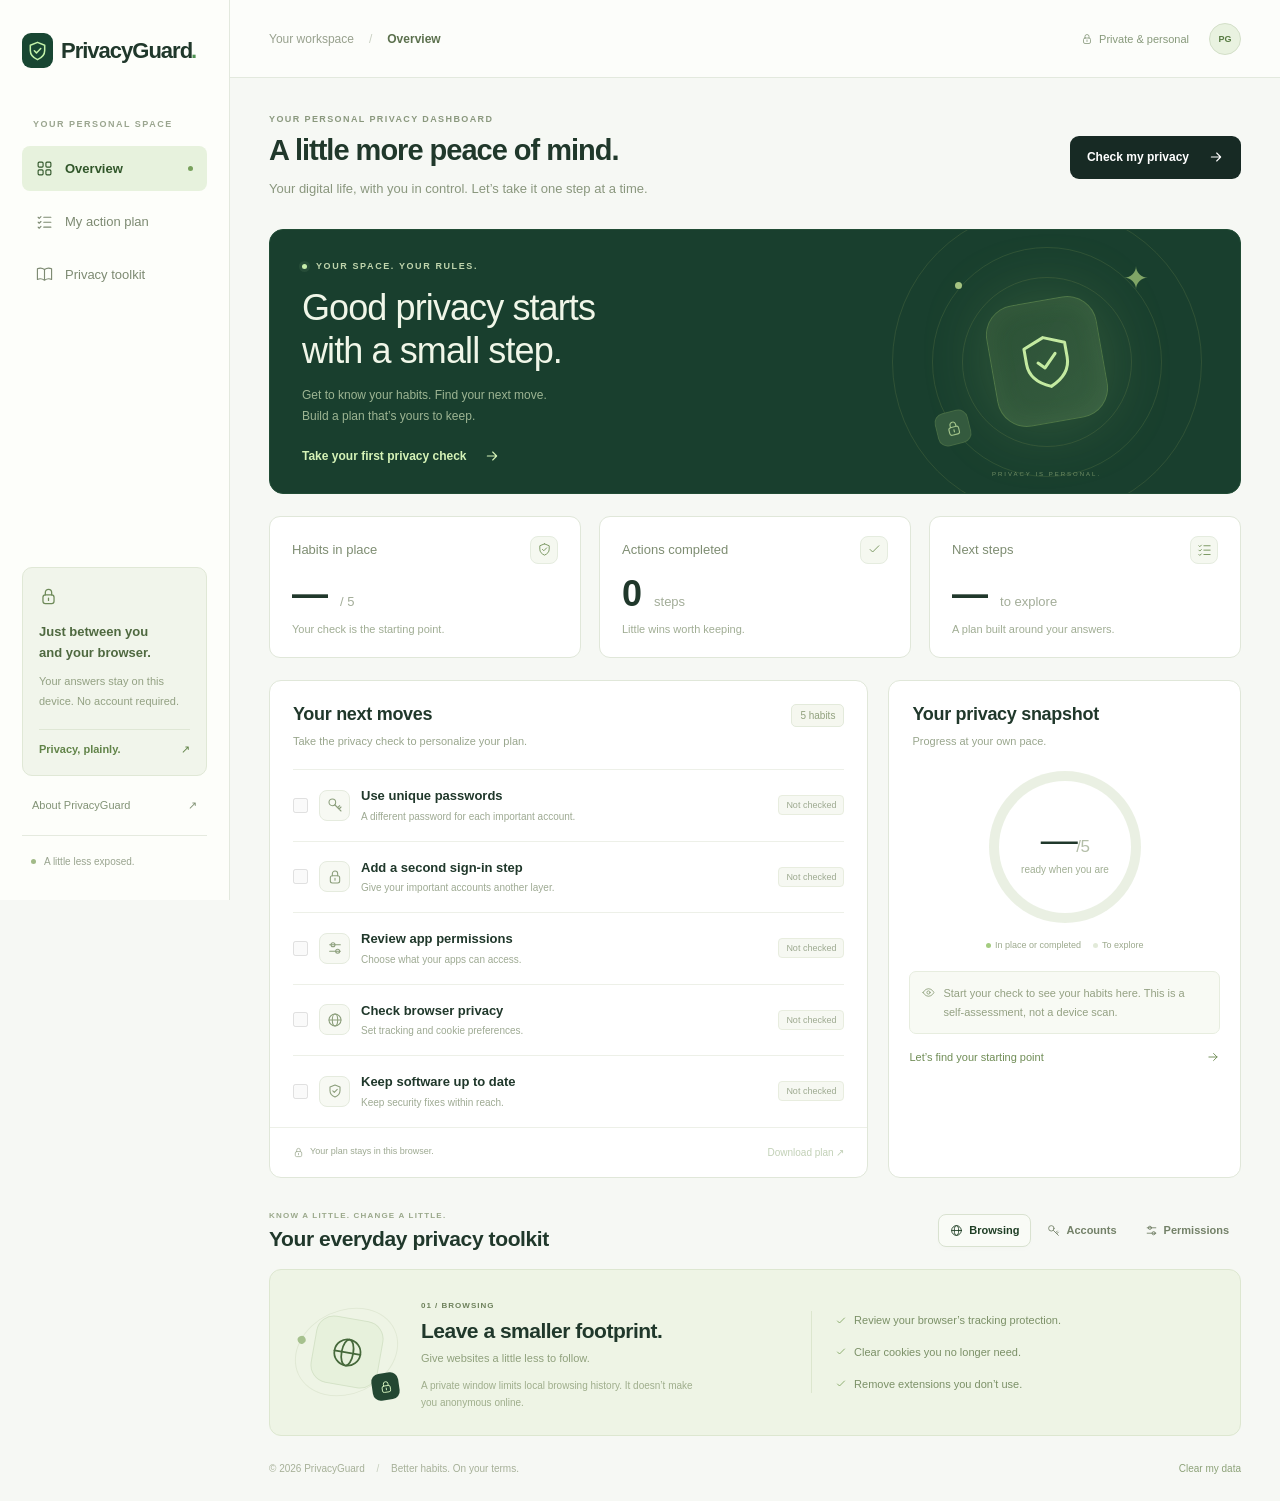
<file: index.html>
<!doctype html>
<html lang="en"><head>
<meta charset="UTF-8"><meta name="viewport" content="width=device-width, initial-scale=1"><meta name="theme-color" content="#f5f7f2"><title>PrivacyGuard — Your personal privacy dashboard</title><meta name="description" content="Your personal space for better privacy habits. Check where you stand, track your next steps, and build a little more peace of mind."><link rel="icon" type="image/svg+xml" href="favicon.svg"><link rel="stylesheet" href="styles.css"><link rel="stylesheet" href="dashboard.css"><script src="app.js" defer></script>
</head><body class="dashboard-page">
<svg class="icon-defs" aria-hidden="true" xmlns="http://www.w3.org/2000/svg"><defs>
<symbol id="i-shield" viewBox="0 0 24 24"><path d="M12 3 4.5 6v5.5c0 4.5 3 7.6 7.5 9.5 4.5-1.9 7.5-5 7.5-9.5V6L12 3Z"/><path d="m8.7 11.8 2.2 2.2 4.5-4.6"/></symbol>
<symbol id="i-arrow" viewBox="0 0 24 24"><path d="M5 12h14m-6-6 6 6-6 6"/></symbol>
<symbol id="i-check" viewBox="0 0 24 24"><path d="m5 12 4 4 10-10"/></symbol>
<symbol id="i-lock" viewBox="0 0 24 24"><rect x="5" y="10" width="14" height="11" rx="3"/><path d="M8 10V7a4 4 0 0 1 8 0v3m-4 4v3"/></symbol>
<symbol id="i-eye" viewBox="0 0 24 24"><path d="M2 12s3.5-7 10-7 10 7 10 7-3.5 7-10 7S2 12 2 12Z"/><circle cx="12" cy="12" r="3"/></symbol>
<symbol id="i-sliders" viewBox="0 0 24 24"><path d="M4 7h16M4 17h16"/><circle cx="9" cy="7" r="3"/><circle cx="16" cy="17" r="3"/></symbol>
<symbol id="i-globe" viewBox="0 0 24 24"><circle cx="12" cy="12" r="9"/><ellipse cx="12" cy="12" rx="4" ry="9"/><path d="M3 12h18"/></symbol>
<symbol id="i-key" viewBox="0 0 24 24"><circle cx="8" cy="8" r="5"/><path d="m12 12 9 9m-5-5 3-3m-1 5 3-3"/></symbol>
<symbol id="i-grid" viewBox="0 0 24 24"><rect x="3" y="3" width="7" height="7" rx="1.5"/><rect x="14" y="3" width="7" height="7" rx="1.5"/><rect x="3" y="14" width="7" height="7" rx="1.5"/><rect x="14" y="14" width="7" height="7" rx="1.5"/></symbol>
<symbol id="i-list" viewBox="0 0 24 24"><path d="m3 6 1.5 1.5L7 5M11 6h10M3 13l1.5 1.5L7 12m4 1h10M3 20l1.5 1.5L7 19m4 1h10"/></symbol>
<symbol id="i-book" viewBox="0 0 24 24"><path d="M12 5C8 2 4 3 2 4v15c4-2 7-1 10 1 3-2 6-3 10-1V4c-2-1-6-2-10 1Zm0 0v15"/></symbol>
</defs></svg>
<a class="skip-link" href="#overview">Skip to dashboard</a>
<aside class="sidebar"><a class="brand" href="#overview" aria-label="PrivacyGuard home"><span class="brand-mark"><svg><use href="#i-shield"/></svg></span>PrivacyGuard<span class="brand-period">.</span></a><div class="sidebar-label">YOUR PERSONAL SPACE</div><nav class="side-nav" aria-label="Main navigation"><a class="active" href="#overview"><svg><use href="#i-grid"/></svg> Overview <span class="nav-dot"></span></a><a href="#action-plan"><svg><use href="#i-list"/></svg> My action plan</a><a href="#guidance"><svg><use href="#i-book"/></svg> Privacy toolkit</a></nav><div class="sidebar-bottom"><div class="local-card"><svg><use href="#i-lock"/></svg><strong>Just between you<br>and your browser.</strong><p>Your answers stay on this device. No account required.</p><button id="privacy-info">Privacy, plainly. <span>↗</span></button></div><a class="about-link" href="about.html">About PrivacyGuard <span>↗</span></a><div class="sidebar-footer"><span class="status-dot"></span> A little less exposed.</div></div></aside>
<header class="dashboard-topbar"><div class="breadcrumb">Your workspace <span>/</span> <strong>Overview</strong></div><a class="mobile-brand brand" href="#overview"><span class="brand-mark"><svg><use href="#i-shield"/></svg></span>PrivacyGuard<span class="brand-period">.</span></a><div class="topbar-right"><span class="local-pill"><svg><use href="#i-lock"/></svg> Private & personal</span><span class="avatar" aria-label="Personal workspace">PG</span><button class="menu-toggle" aria-expanded="false" aria-controls="mobile-nav" aria-label="Open navigation"><span></span><span></span></button></div></header>
<nav id="mobile-nav" class="mobile-nav" aria-label="Mobile navigation" hidden><a href="#overview">Overview</a><a href="#action-plan">My action plan</a><a href="#guidance">Privacy toolkit</a><a href="about.html">About PrivacyGuard</a><button id="mobile-privacy-info">Privacy, plainly.</button></nav>
<main id="overview" class="dashboard-main">
<div class="dashboard-heading"><div><div class="dashboard-date" id="dashboard-date">YOUR PERSONAL PRIVACY DASHBOARD</div><h1>A little more peace of mind.</h1><p>Your digital life, with you in control. Let’s take it one step at a time.</p></div><button class="button button-dark" data-start>Check my privacy <svg><use href="#i-arrow"/></svg></button></div>
<section class="welcome-banner" aria-labelledby="banner-title"><div><span class="eyebrow"><span class="banner-dot"></span> YOUR SPACE. YOUR RULES.</span><h2 id="banner-title">Good privacy starts<br>with a small step.</h2><p>Get to know your habits. Find your next move.<br>Build a plan that’s yours to keep.</p><button class="banner-link" data-start>Take your first privacy check <svg><use href="#i-arrow"/></svg></button></div><div class="banner-art" aria-hidden="true"><div class="banner-orbit bo-one"></div><div class="banner-orbit bo-two"></div><div class="banner-orbit bo-three"></div><div class="banner-shield"><svg><use href="#i-shield"/></svg></div><span class="art-star">✦</span><span class="art-square"><svg><use href="#i-lock"/></svg></span><span class="art-dot"></span><span class="art-caption">PRIVACY IS PERSONAL.</span></div></section>
<section class="metrics-grid" aria-label="Your privacy habit summary"><article class="metric-card"><div class="metric-top"><span>Habits in place</span><span class="metric-icon"><svg><use href="#i-shield"/></svg></span></div><div class="metric-number" id="metric-habits">— <span>/ 5</span></div><div class="metric-note" id="habits-note">Your check is the starting point.</div></article><article class="metric-card"><div class="metric-top"><span>Actions completed</span><span class="metric-icon"><svg><use href="#i-check"/></svg></span></div><div class="metric-number" id="metric-done">0 <span>steps</span></div><div class="metric-note">Little wins worth keeping.</div></article><article class="metric-card"><div class="metric-top"><span>Next steps</span><span class="metric-icon"><svg><use href="#i-list"/></svg></span></div><div class="metric-number" id="metric-pending">— <span>to explore</span></div><div class="metric-note" id="pending-note">A plan built around your answers.</div></article></section>
<div class="dashboard-content"><section id="action-plan" class="dashboard-card action-card" aria-labelledby="action-title"><div class="card-heading"><div><h2 id="action-title">Your next moves</h2><p id="action-subtitle">A few good places to start.</p></div><span class="subtle-pill" id="plan-count">5 habits</span></div><div id="dashboard-tasks" class="dashboard-tasks"></div><div class="action-card-footer"><svg><use href="#i-lock"/></svg><span id="dashboard-storage">Your plan stays in this browser.</span><button class="plain-button" id="dashboard-download" disabled>Download plan ↗</button></div></section><section class="dashboard-card snapshot-card" aria-labelledby="snapshot-title"><div class="card-heading"><div><h2 id="snapshot-title">Your privacy snapshot</h2><p>Progress at your own pace.</p></div></div><div class="snapshot-ring" id="snapshot-ring"><div><strong id="snapshot-number">—<small>/5</small></strong><span id="snapshot-label">ready when you are</span></div></div><div class="snapshot-key"><span><i class="key-green"></i> In place or completed</span><span><i class="key-gray"></i> To explore</span></div><div class="snapshot-note" id="snapshot-note"><svg><use href="#i-eye"/></svg><p>Start your check to see your habits here. This is a self-assessment, not a device scan.</p></div><button class="snapshot-link" data-start>Let’s find your starting point <svg><use href="#i-arrow"/></svg></button></section></div>
<section id="guidance" class="dashboard-guidance" aria-labelledby="guidance-title"><div class="guidance-heading"><div><span class="eyebrow">KNOW A LITTLE. CHANGE A LITTLE.</span><h2 id="guidance-title">Your everyday privacy toolkit</h2></div><div class="toolkit-tabs" role="tablist" aria-label="Privacy guidance categories"><button id="tab-browsing" role="tab" aria-selected="true" aria-controls="toolkit-panel" data-tab="browsing"><svg><use href="#i-globe"/></svg> Browsing</button><button id="tab-accounts" role="tab" aria-selected="false" aria-controls="toolkit-panel" tabindex="-1" data-tab="accounts"><svg><use href="#i-key"/></svg> Accounts</button><button id="tab-permissions" role="tab" aria-selected="false" aria-controls="toolkit-panel" tabindex="-1" data-tab="permissions"><svg><use href="#i-sliders"/></svg> Permissions</button></div></div><div id="toolkit-panel" class="dashboard-guide-panel" role="tabpanel" aria-labelledby="tab-browsing" tabindex="0"><div class="dash-guide-art" aria-hidden="true"><div class="guide-orbit"></div><span class="guide-main-icon"><svg id="guide-icon"><use href="#i-globe"/></svg></span><span class="mini-lock"><svg><use href="#i-lock"/></svg></span></div><div class="dash-guide-copy"><span class="guide-category" id="guide-category">01 / BROWSING</span><h3 id="guide-title">Leave a smaller footprint.</h3><p id="guide-description">Give websites a little less to follow.</p><div class="guide-note" id="guide-note">A private window limits local browsing history. It doesn’t make you anonymous online.</div></div><ul id="guide-list"><li><svg><use href="#i-check"/></svg> Review your browser’s tracking protection.</li><li><svg><use href="#i-check"/></svg> Clear cookies you no longer need.</li><li><svg><use href="#i-check"/></svg> Remove extensions you don’t use.</li></ul></div></section>
<footer class="dashboard-footer"><span>© 2026 PrivacyGuard <span class="footer-separator">/</span> Better habits. On your terms.</span><button id="clear-data">Clear my data</button></footer></main>
<dialog id="check-dialog" aria-labelledby="check-title"><div class="dialog-top"><span class="app-brand"><svg><use href="#i-shield"/></svg> PrivacyGuard</span><button class="close-dialog" aria-label="Close privacy check">×</button></div><div id="check-content"></div></dialog>
<dialog id="info-dialog" aria-labelledby="info-title"><div class="dialog-top"><span class="app-brand"><svg><use href="#i-shield"/></svg> PrivacyGuard</span><button class="close-dialog" aria-label="Close privacy information">×</button></div><div class="info-content"><span class="eyebrow">PRIVACY, PLAINLY.</span><h2 id="info-title">Your answers stay yours.</h2><p>The check asks only about habits. It never asks for your name, email, passwords, or account details.</p><p>Your answers and action plan are saved in this browser using local storage. They are not sent to a PrivacyGuard server. “Clear my data” removes them, as does clearing your browser’s site data. Your plan won’t automatically appear on another device or browser.</p><p>This site uses no third-party fonts, analytics scripts, or advertising trackers. The hosting provider processes normal connection information to serve the website.</p><p>The dashboard reflects your answers and the actions you check off. It doesn’t scan your device, monitor accounts, change settings, or guarantee security.</p><button class="button button-dark close-info">Got it <svg><use href="#i-check"/></svg></button></div></dialog><div class="toast" role="status" aria-live="polite"></div>
</body></html>
</file>
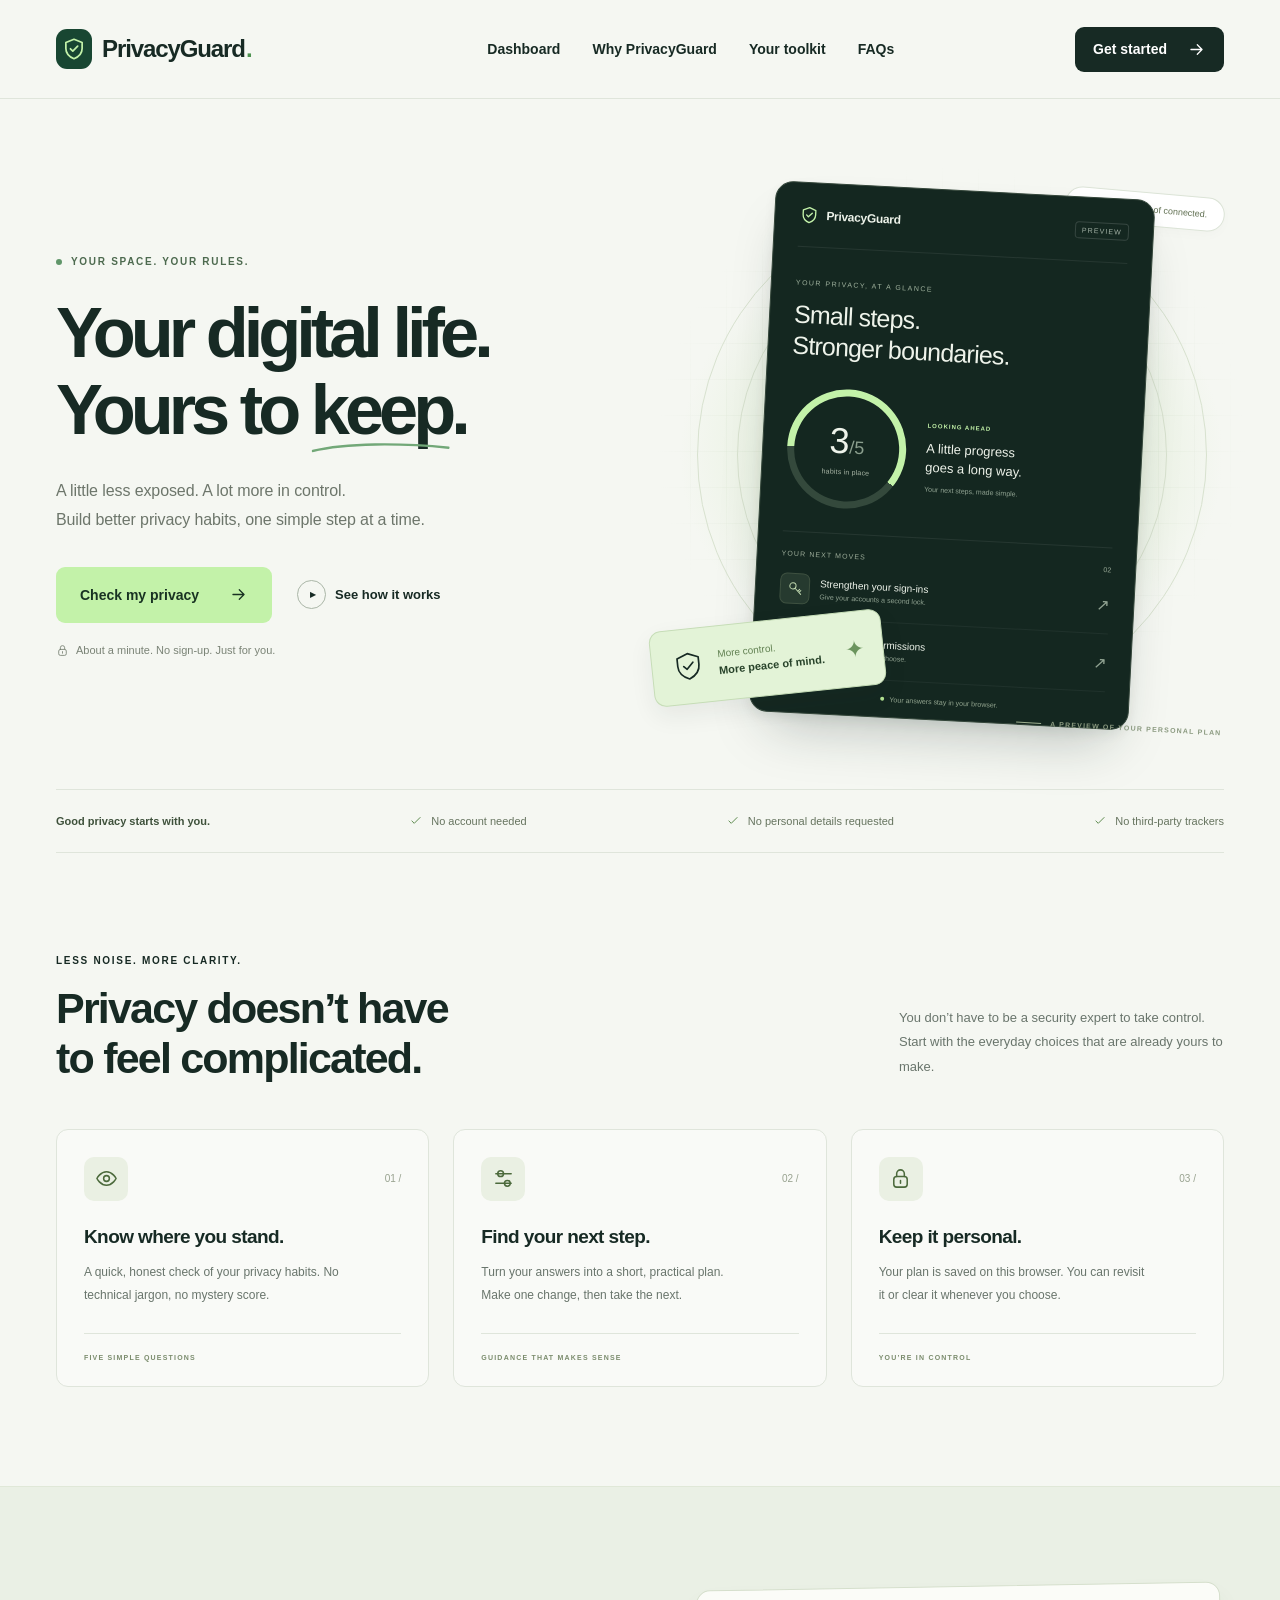
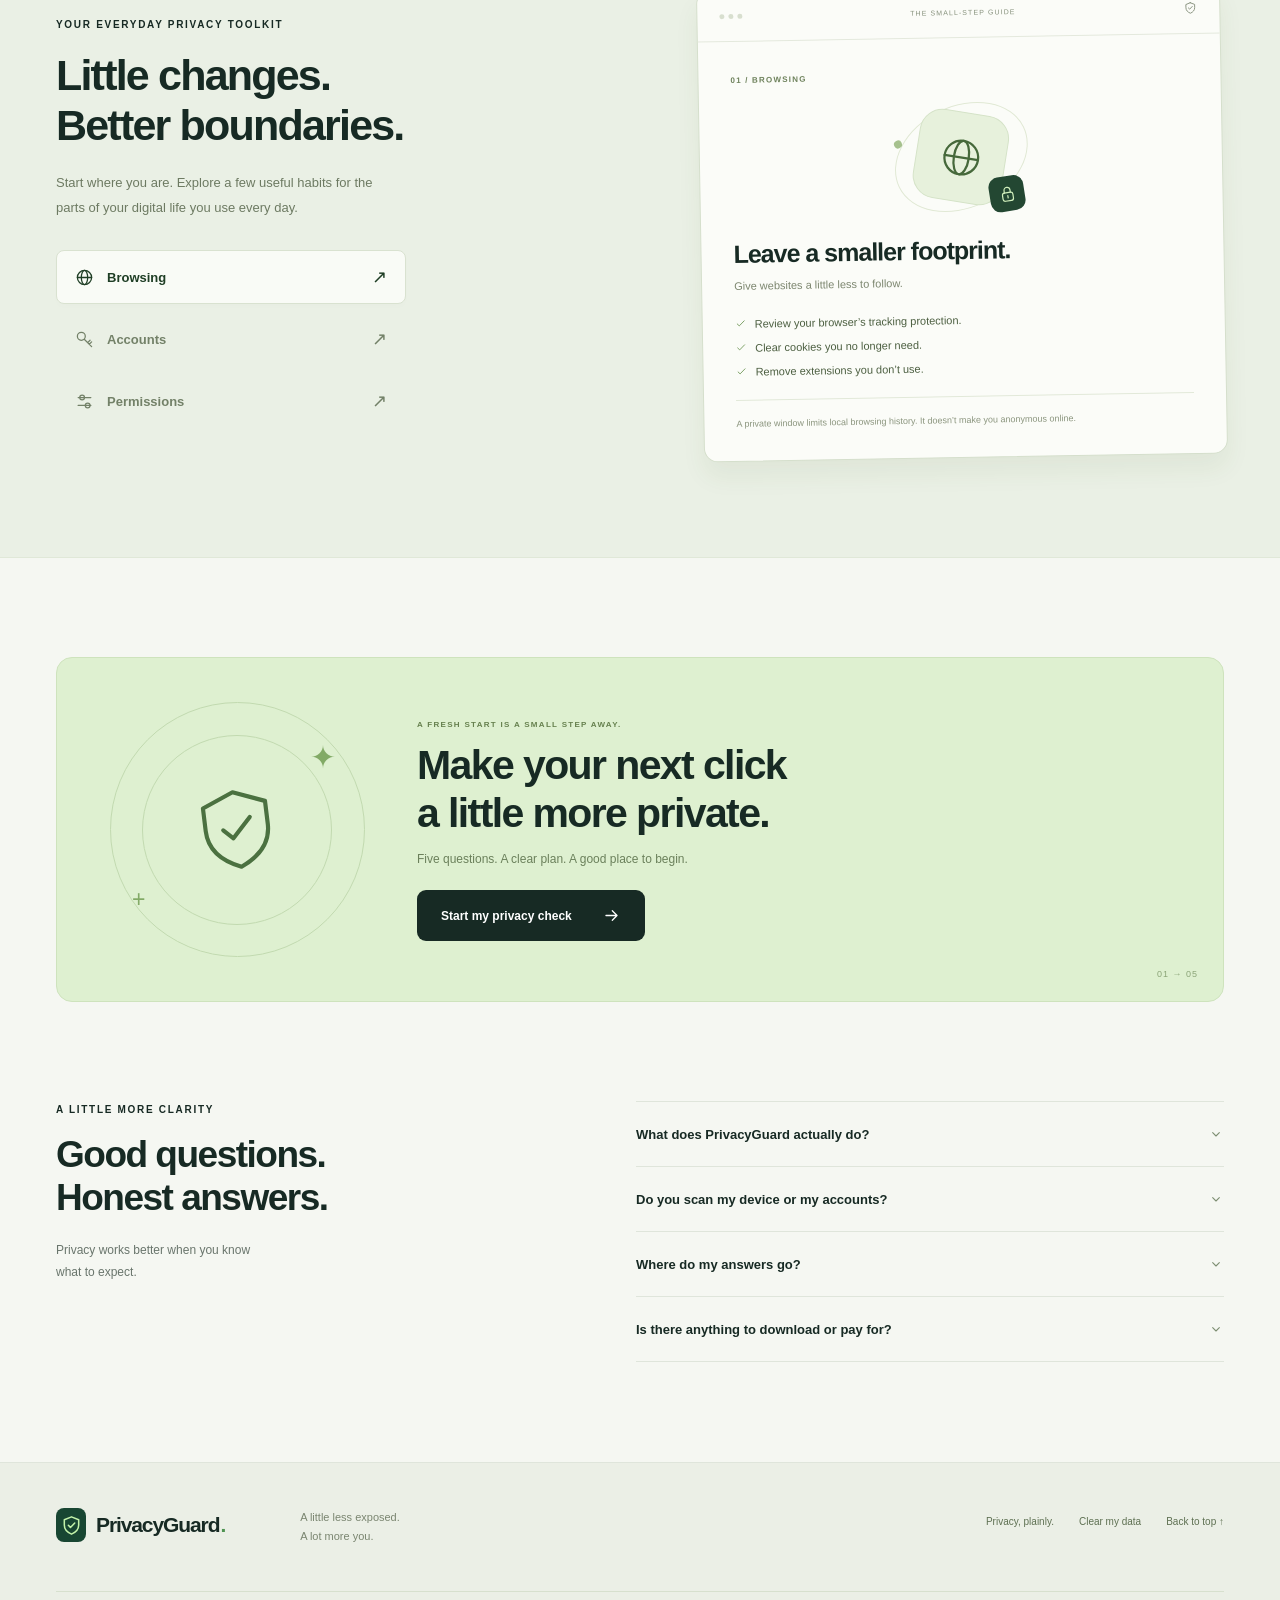
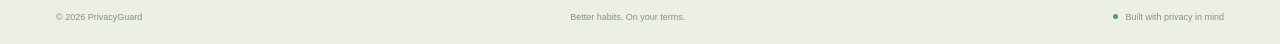
<file: about.html>
<!doctype html>
<html lang="en">
<head>
  <meta charset="UTF-8">
  <meta name="viewport" content="width=device-width, initial-scale=1">
  <meta name="theme-color" content="#f5f7f2">
  <meta name="description" content="A little less exposed. A lot more in control. Check your privacy habits and create a practical action plan with PrivacyGuard.">
  <title>PrivacyGuard — Your digital life. Yours to keep.</title>
  <link rel="icon" type="image/svg+xml" href="favicon.svg">
  <link rel="stylesheet" href="styles.css">
  <script src="app.js" defer></script>
</head>
<body>
  <svg class="icon-defs" aria-hidden="true" xmlns="http://www.w3.org/2000/svg"><defs>
    <symbol id="i-shield" viewBox="0 0 24 24"><path d="M12 3 4.5 6v5.5c0 4.5 3 7.6 7.5 9.5 4.5-1.9 7.5-5 7.5-9.5V6L12 3Z"/><path d="m8.7 11.8 2.2 2.2 4.5-4.6"/></symbol>
    <symbol id="i-arrow" viewBox="0 0 24 24"><path d="M5 12h14m-6-6 6 6-6 6"/></symbol>
    <symbol id="i-check" viewBox="0 0 24 24"><path d="m5 12 4 4 10-10"/></symbol>
    <symbol id="i-lock" viewBox="0 0 24 24"><rect x="5" y="10" width="14" height="11" rx="3"/><path d="M8 10V7a4 4 0 0 1 8 0v3m-4 4v3"/></symbol>
    <symbol id="i-eye" viewBox="0 0 24 24"><path d="M2 12s3.5-7 10-7 10 7 10 7-3.5 7-10 7S2 12 2 12Z"/><circle cx="12" cy="12" r="3"/></symbol>
    <symbol id="i-sliders" viewBox="0 0 24 24"><path d="M4 7h16M4 17h16"/><circle cx="9" cy="7" r="3"/><circle cx="16" cy="17" r="3"/></symbol>
    <symbol id="i-globe" viewBox="0 0 24 24"><circle cx="12" cy="12" r="9"/><ellipse cx="12" cy="12" rx="4" ry="9"/><path d="M3 12h18"/></symbol>
    <symbol id="i-key" viewBox="0 0 24 24"><circle cx="8" cy="8" r="5"/><path d="m12 12 9 9m-5-5 3-3m-1 5 3-3"/></symbol>
    <symbol id="i-spark" viewBox="0 0 24 24"><path d="m12 2 2.7 7.3L22 12l-7.3 2.7L12 22l-2.7-7.3L2 12l7.3-2.7L12 2Z"/></symbol>
    <symbol id="i-chevron" viewBox="0 0 24 24"><path d="m7 10 5 5 5-5"/></symbol>
  </defs></svg>

  <a class="skip-link" href="#main">Skip to content</a>
  <header class="site-header">
    <div class="shell header-inner">
      <a class="brand" href="index.html" aria-label="PrivacyGuard dashboard"><span class="brand-mark"><svg><use href="#i-shield"/></svg></span>PrivacyGuard<span class="brand-period">.</span></a>
      <nav class="desktop-nav" aria-label="Main navigation"><a href="index.html">Dashboard</a><a href="#why">Why PrivacyGuard</a><a href="#toolkit">Your toolkit</a><a href="#questions">FAQs</a></nav>
      <button class="button button-small button-dark header-cta" data-start>Get started <svg><use href="#i-arrow"/></svg></button>
      <button class="menu-toggle" aria-expanded="false" aria-controls="mobile-nav" aria-label="Open navigation"><span></span><span></span></button>
    </div>
    <nav id="mobile-nav" class="mobile-nav" aria-label="Mobile navigation" hidden><a href="index.html">Dashboard</a><a href="#why">Why PrivacyGuard</a><a href="#toolkit">Your toolkit</a><a href="#questions">FAQs</a><button data-start>Start my privacy check →</button></nav>
  </header>

  <main id="main">
    <section class="hero shell" aria-labelledby="hero-title">
      <div class="hero-copy">
        <div class="eyebrow"><span class="status-dot"></span> YOUR SPACE. YOUR RULES.</div>
        <h1 id="hero-title">Your digital life.<br>Yours to <span class="keep">keep<svg viewBox="0 0 260 16" preserveAspectRatio="none" aria-hidden="true"><path d="M3 11C65 1 165 1 255 7"/></svg></span>.</h1>
        <p class="hero-description">A little less exposed. A lot more in control.<br>Build better privacy habits, one simple step at a time.</p>
        <div class="hero-actions"><button class="button button-green" data-start>Check my privacy <svg><use href="#i-arrow"/></svg></button><a class="text-link" href="#toolkit"><span class="play-icon">▶</span> See how it works</a></div>
        <div class="hero-note"><svg><use href="#i-lock"/></svg> About a minute. No sign-up. Just for you.</div>
      </div>

      <div class="hero-visual" aria-label="Illustrative preview of a PrivacyGuard action plan">
        <div class="visual-grid"></div><div class="orbit orbit-one"></div><div class="orbit orbit-two"></div>
        <div class="floating-chip"><span class="chip-dot"></span> A calmer kind of connected.</div>
        <div class="app-preview">
          <div class="app-top"><span class="app-brand"><svg><use href="#i-shield"/></svg> PrivacyGuard</span><span class="preview-label">PREVIEW</span></div>
          <div class="app-welcome"><span>YOUR PRIVACY, AT A GLANCE</span><h2>Small steps.<br>Stronger boundaries.</h2></div>
          <div class="score-block"><div class="score-ring"><span>3<span class="score-total">/5</span><small>habits in place</small></span></div><div class="score-copy"><span class="mint-label">LOOKING AHEAD</span><p>A little progress<br>goes a long way.</p><span class="score-detail">Your next steps, made simple.</span></div></div>
          <div class="app-divider"></div>
          <div class="app-list-title">YOUR NEXT MOVES <span>02</span></div>
          <div class="preview-task"><span class="task-symbol"><svg><use href="#i-key"/></svg></span><span>Strengthen your sign-ins<small>Give your accounts a second lock.</small></span><span class="task-arrow">↗</span></div>
          <div class="preview-task"><span class="task-symbol"><svg><use href="#i-sliders"/></svg></span><span>Review app permissions<small>Share only what you choose.</small></span><span class="task-arrow">↗</span></div>
          <div class="app-bottom"><span class="status-dot"></span> Your answers stay in your browser.</div>
        </div>
        <div class="floating-shield"><svg><use href="#i-shield"/></svg><div>More control.<br><strong>More peace of mind.</strong></div><span class="tiny-star">✦</span></div>
        <div class="visual-caption"><span class="caption-line"></span> A PREVIEW OF YOUR PERSONAL PLAN</div>
      </div>
    </section>

    <div class="principles shell"><span>Good privacy starts with you.</span><div><svg><use href="#i-check"/></svg> No account needed</div><div><svg><use href="#i-check"/></svg> No personal details requested</div><div><svg><use href="#i-check"/></svg> No third-party trackers</div></div>

    <section id="why" class="why-section shell section-space">
      <div class="section-heading"><div><span class="eyebrow">LESS NOISE. MORE CLARITY.</span><h2>Privacy doesn’t have<br>to feel complicated.</h2></div><p>You don’t have to be a security expert to take control. Start with the everyday choices that are already yours to make.</p></div>
      <div class="benefits-grid">
        <article class="benefit"><div class="benefit-top"><span class="benefit-icon"><svg><use href="#i-eye"/></svg></span><span class="item-number">01 /</span></div><h3>Know where you stand.</h3><p>A quick, honest check of your privacy habits. No technical jargon, no mystery score.</p><span class="benefit-tag">FIVE SIMPLE QUESTIONS</span></article>
        <article class="benefit"><div class="benefit-top"><span class="benefit-icon"><svg><use href="#i-sliders"/></svg></span><span class="item-number">02 /</span></div><h3>Find your next step.</h3><p>Turn your answers into a short, practical plan. Make one change, then take the next.</p><span class="benefit-tag">GUIDANCE THAT MAKES SENSE</span></article>
        <article class="benefit"><div class="benefit-top"><span class="benefit-icon"><svg><use href="#i-lock"/></svg></span><span class="item-number">03 /</span></div><h3>Keep it personal.</h3><p>Your plan is saved on this browser. You can revisit it or clear it whenever you choose.</p><span class="benefit-tag">YOU’RE IN CONTROL</span></article>
      </div>
    </section>

    <section id="toolkit" class="toolkit-section section-space">
      <div class="shell toolkit-layout"><div class="toolkit-copy"><span class="eyebrow">YOUR EVERYDAY PRIVACY TOOLKIT</span><h2>Little changes.<br>Better boundaries.</h2><p>Start where you are. Explore a few useful habits for the parts of your digital life you use every day.</p><div class="toolkit-tabs" role="tablist" aria-label="Privacy guidance categories"><button id="tab-browsing" role="tab" aria-selected="true" aria-controls="toolkit-panel" data-tab="browsing"><svg><use href="#i-globe"/></svg> Browsing <span>↗</span></button><button id="tab-accounts" role="tab" aria-selected="false" aria-controls="toolkit-panel" tabindex="-1" data-tab="accounts"><svg><use href="#i-key"/></svg> Accounts <span>↗</span></button><button id="tab-permissions" role="tab" aria-selected="false" aria-controls="toolkit-panel" tabindex="-1" data-tab="permissions"><svg><use href="#i-sliders"/></svg> Permissions <span>↗</span></button></div></div>
      <div id="toolkit-panel" class="toolkit-panel" role="tabpanel" aria-labelledby="tab-browsing" tabindex="0"><div class="panel-topline"><span class="panel-dots"><i></i><i></i><i></i></span><span>THE SMALL-STEP GUIDE</span><svg><use href="#i-shield"/></svg></div><div class="guide-content"><span class="guide-category" id="guide-category">01 / BROWSING</span><div class="guide-illustration"><div class="guide-orbit"></div><span class="guide-main-icon"><svg id="guide-icon"><use href="#i-globe"/></svg></span><span class="mini-lock"><svg><use href="#i-lock"/></svg></span></div><h3 id="guide-title">Leave a smaller footprint.</h3><p id="guide-description">Give websites a little less to follow.</p><ul id="guide-list"><li><svg><use href="#i-check"/></svg> Review your browser’s tracking protection.</li><li><svg><use href="#i-check"/></svg> Clear cookies you no longer need.</li><li><svg><use href="#i-check"/></svg> Remove extensions you don’t use.</li></ul><div class="guide-note" id="guide-note">A private window limits local browsing history. It doesn’t make you anonymous online.</div></div></div></div>
    </section>

    <section class="start-section shell section-space"><div class="start-card"><div class="start-art" aria-hidden="true"><div class="start-circle circle-a"></div><div class="start-circle circle-b"></div><svg><use href="#i-shield"/></svg><span class="spark-a">✦</span><span class="spark-b">+</span></div><div class="start-copy"><span class="eyebrow">A FRESH START IS A SMALL STEP AWAY.</span><h2>Make your next click<br>a little more private.</h2><p>Five questions. A clear plan. A good place to begin.</p><button class="button button-dark" data-start>Start my privacy check <svg><use href="#i-arrow"/></svg></button></div><span class="start-corner">01 → 05</span></div></section>

    <section id="questions" class="faq-section shell section-space"><div class="faq-intro"><span class="eyebrow">A LITTLE MORE CLARITY</span><h2>Good questions.<br>Honest answers.</h2><p>Privacy works better when you know<br>what to expect.</p></div><div class="faq-list"><details><summary>What does PrivacyGuard actually do?<svg><use href="#i-chevron"/></svg></summary><p>PrivacyGuard helps you review five everyday privacy habits and build a personal checklist. It provides guidance and saves your progress in this browser. It doesn’t change your device settings, block trackers, or provide a VPN.</p></details><details><summary>Do you scan my device or my accounts?<svg><use href="#i-chevron"/></svg></summary><p>No. The check is a self-assessment based on the answers you choose. It doesn’t access your accounts, inspect your device, or measure your actual security.</p></details><details><summary>Where do my answers go?<svg><use href="#i-chevron"/></svg></summary><p>Your answers and checklist progress are stored locally in this browser, when browser storage is available. They are not submitted to a PrivacyGuard server. The hosting service still processes normal web requests to deliver the site. Use “Clear my data” in the footer to remove your saved plan.</p></details><details><summary>Is there anything to download or pay for?<svg><use href="#i-chevron"/></svg></summary><p>No. The privacy check and guides on this website are free to use in your browser. You don’t need an account, a payment card, or an app download.</p></details></div></section>
  </main>

  <footer class="site-footer"><div class="shell footer-main"><a class="brand" href="#"><span class="brand-mark"><svg><use href="#i-shield"/></svg></span>PrivacyGuard<span class="brand-period">.</span></a><p>A little less exposed.<br>A lot more you.</p><div class="footer-links"><button id="privacy-info">Privacy, plainly.</button><button id="clear-data">Clear my data</button><a href="#main">Back to top ↑</a></div></div><div class="shell footer-bottom"><span>© 2026 PrivacyGuard</span><span>Better habits. On your terms.</span><span class="footer-status"><span class="status-dot"></span> Built with privacy in mind</span></div></footer>

  <dialog id="check-dialog" aria-labelledby="check-title"><div class="dialog-top"><span class="app-brand"><svg><use href="#i-shield"/></svg> PrivacyGuard</span><button class="close-dialog" aria-label="Close privacy check">×</button></div><div id="check-content"></div></dialog>
  <dialog id="info-dialog" aria-labelledby="info-title"><div class="dialog-top"><span class="app-brand"><svg><use href="#i-shield"/></svg> PrivacyGuard</span><button class="close-dialog" aria-label="Close privacy information">×</button></div><div class="info-content"><span class="eyebrow">PRIVACY, PLAINLY.</span><h2 id="info-title">Your answers stay yours.</h2><p>The privacy check asks only about habits. It never asks for your name, email, passwords, or account details.</p><p>Your answers and action plan are saved in this browser using local storage. They are not sent to a PrivacyGuard server. You can clear them at any time using “Clear my data”. Clearing your browser’s site data also removes your plan.</p><p>This site uses no third-party fonts, analytics scripts, or advertising trackers. The hosting provider processes normal connection information to serve the website.</p><p>The check is educational. It does not scan your device, verify your settings, or guarantee that your accounts are secure.</p><button class="button button-dark close-info">Got it <svg><use href="#i-check"/></svg></button></div></dialog>
  <div class="toast" role="status" aria-live="polite"></div>
</body>
</html>
</file>
<file: styles.css>
@charset "UTF-8";
:root{--ink:#172a24;--green:#c3f2a9;--forest:#184632;--muted:#69756c;--paper:#f5f7f2;--line:#dfe5db;--white:#fff;--radius:24px;font-family:"Segoe UI Variable","Segoe UI",Arial,sans-serif;color:var(--ink);background:var(--paper);font-synthesis:none;scroll-behavior:smooth}
*{box-sizing:border-box}body{margin:0}button,a{-webkit-tap-highlight-color:transparent}button,input{font:inherit}button,a,summary{touch-action:manipulation}button{cursor:pointer}a{color:inherit;text-decoration:none}button{color:inherit}svg{width:24px;height:24px;fill:none;stroke:currentColor;stroke-width:1.6;stroke-linecap:round;stroke-linejoin:round;flex-shrink:0}button:focus-visible,a:focus-visible,summary:focus-visible,[tabindex]:focus-visible{outline:3px solid #3d804f;outline-offset:5px}button:disabled{cursor:default;opacity:.4}.shell{width:min(1240px,calc(100% - 112px));margin-inline:auto}.icon-defs{position:absolute;width:0;height:0;overflow:hidden}.skip-link{position:fixed;left:20px;top:-100px;padding:14px;background:var(--ink);color:white;z-index:50}.skip-link:focus{top:15px}.site-header{border-bottom:1px solid var(--line)}.header-inner{height:98px;display:flex;align-items:center;justify-content:space-between;gap:25px}.brand{display:flex;align-items:center;gap:10px;font-size:24px;letter-spacing:-1.1px;font-weight:750;white-space:nowrap}.brand-mark{display:grid;place-items:center;background:var(--forest);color:var(--green);width:36px;height:40px;border-radius:11px}.brand-mark svg{width:26px;height:28px}.brand-period{color:#4e9351;margin-left:-9px}.desktop-nav{display:flex;gap:32px;margin-left:55px;font-size:14px;font-weight:550}.desktop-nav a:hover,.footer-links a:hover,.footer-links button:hover{color:#44844e}.button{border:0;min-height:56px;display:inline-flex;align-items:center;justify-content:center;gap:30px;border-radius:9px;padding:16px 24px;font-size:14px;font-weight:650;transition:transform .2s,background .2s,box-shadow .2s}.button:hover{transform:translateY(-2px);box-shadow:0 5px 14px #172a2410}.button svg{width:19px;height:19px}.button-green{background:var(--green);color:#183222}.button-green:hover{background:#b4e994}.button-dark{background:var(--ink);color:white}.button-dark:hover{background:#294a3b}.button-small{min-height:45px;padding:12px 18px;gap:20px}.menu-toggle{display:none}.hero{padding-top:77px;padding-bottom:55px;display:grid;grid-template-columns:1.08fr 1fr;align-items:center;gap:35px;min-height:690px}.eyebrow{font-size:10px;font-weight:750;letter-spacing:1.7px;display:flex;align-items:center;gap:9px;line-height:1.7}.status-dot{width:6px;height:6px;border-radius:50%;background:#60966a;display:inline-block;flex-shrink:0}.hero .eyebrow{color:#4d6a4f}h1,h2,h3,p{margin:0}h1{font-size:clamp(54px,5.5vw,80px);line-height:1.09;letter-spacing:-5px;font-weight:600;margin:25px 0 28px;max-width:680px}.keep{position:relative;white-space:nowrap}.keep>svg{position:absolute;width:100%;height:13px;bottom:-6px;left:0;color:#72a878;stroke-width:3}.hero-description{font-size:16px;line-height:1.8;color:#6d766b;letter-spacing:-.1px}.hero-actions{display:flex;align-items:center;gap:25px;margin-top:32px}.text-link{display:inline-flex;align-items:center;gap:9px;font-size:13px;font-weight:600}.text-link:hover{color:#44844e}.play-icon{width:29px;height:29px;border:1px solid #aab6a7;border-radius:50%;display:grid;place-items:center;font-size:8px;padding-left:2px}.hero-note{margin-top:21px;font-size:11px;color:#7a8376;display:flex;align-items:center;gap:7px}.hero-note svg{width:13px;height:13px}.hero-visual{position:relative;min-height:535px;display:flex;align-items:center;justify-content:center;isolation:isolate}.visual-grid{position:absolute;inset:-25px -25px -5px;background-image:linear-gradient(#cbd9c44d 1px,transparent 1px),linear-gradient(90deg,#cbd9c44d 1px,transparent 1px);background-size:36px 36px;mask-image:radial-gradient(ellipse,black 35%,transparent 70%);z-index:-3}.hero-visual:before{content:"";position:absolute;inset:30px -10px;background:radial-gradient(ellipse,#d3e8c3 0,transparent 68%);z-index:-2}.orbit{position:absolute;width:510px;height:510px;border:1px solid #d8e2cf;border-radius:50%;z-index:-2}.orbit-two{width:430px;height:430px}.app-preview{width:380px;position:relative;background:#142720;border:1px solid #34463a;border-radius:18px;box-shadow:0 30px 55px -20px #172a2445,0 5px 12px #172a2410;color:#eef3ea;transform:rotate(3deg);padding:22px 24px 14px}.app-top{display:flex;justify-content:space-between;align-items:center;padding-bottom:21px;border-bottom:1px solid #ffffff13}.app-brand{display:flex;align-items:center;gap:7px;font-size:12px;letter-spacing:-.3px;font-weight:650}.app-brand svg{width:20px;height:20px;color:var(--green)}.preview-label{font-size:7px;letter-spacing:1.1px;border:1px solid #ffffff25;border-radius:4px;padding:4px 6px;color:#a5b3a7}.app-welcome{padding-top:24px}.app-welcome>span{font-size:7px;letter-spacing:1.5px;color:#a1b39f}.app-welcome h2{font-size:25px;letter-spacing:-.8px;line-height:1.25;font-weight:500;margin-top:10px}.score-block{display:flex;gap:20px;align-items:center;margin:25px 0}.score-ring{width:119px;height:119px;border-radius:50%;background:conic-gradient(var(--green) 0 60%,#34493c 60% 100%);padding:7px;transform:rotate(-90deg);flex-shrink:0}.score-ring>span{width:100%;height:100%;border-radius:50%;background:#142720;display:flex;align-items:baseline;justify-content:center;flex-wrap:wrap;align-content:center;font-size:36px;line-height:1.1;transform:rotate(90deg);font-weight:500}.score-total{font-size:18px;color:#8b9f8e;font-weight:400}.score-ring small{font-size:7px;width:100%;text-align:center;margin-top:7px;letter-spacing:.2px;color:#a8b5a5}.mint-label{font-size:6px;letter-spacing:1px;color:var(--green);font-weight:600}.score-copy p{font-size:13px;line-height:1.5;margin-top:7px}.score-detail{display:block;margin-top:8px;color:#91a392;font-size:7px}.app-divider{height:1px;background:#ffffff13}.app-list-title{font-size:7px;letter-spacing:1.1px;color:#9cac99;display:flex;justify-content:space-between;margin:18px 0 3px}.app-list-title>span{letter-spacing:0}.preview-task{display:flex;align-items:center;gap:10px;padding:13px 0;border-bottom:1px solid #ffffff0d;font-size:10px}.task-symbol{width:30px;height:31px;background:#263a2f;border:1px solid #3e5140;border-radius:7px;display:grid;place-items:center;color:#bed6ad}.task-symbol svg{width:15px;height:15px}.preview-task small{display:block;font-size:7px;color:#91a392;margin-top:4px}.task-arrow{margin-left:auto;color:#91a392;font-size:16px}.app-bottom{font-size:7px;color:#93a58f;display:flex;justify-content:center;align-items:center;gap:5px;margin-top:15px}.app-bottom .status-dot{background:#b4e392;width:4px;height:4px}.floating-chip{position:absolute;top:4px;right:-1px;background:#fff;border:1px solid #dce4d7;border-radius:30px;padding:11px 16px;display:flex;align-items:center;gap:8px;font-size:9px;color:#617052;box-shadow:0 4px 12px #263a2f05;transform:rotate(5deg)}.chip-dot{width:7px;height:7px;border-radius:50%;background:#b6dba3;box-shadow:0 0 0 3px #edf5e7}.floating-shield{position:absolute;bottom:27px;left:-28px;background:#e3f3d7;border:1px solid #c6ddb7;border-radius:12px;padding:17px 19px;display:flex;align-items:center;gap:13px;box-shadow:0 10px 25px #172a2412;transform:rotate(-6deg)}.floating-shield>svg{width:34px;height:40px;stroke-width:1.2}.floating-shield div{font-size:10px;line-height:1.6;color:#618051}.floating-shield strong{font-size:11px;color:#28432a;font-weight:550}.tiny-star{margin-left:8px;font-size:23px;color:#6b945d}.visual-caption{position:absolute;right:2px;bottom:-8px;font-size:7px;font-weight:650;letter-spacing:1.2px;color:#8b9a80;display:flex;align-items:center;gap:9px;transform:rotate(3deg)}.caption-line{width:25px;height:1px;background:#9eaf90}.principles{border-top:1px solid var(--line);border-bottom:1px solid var(--line);display:flex;align-items:center;justify-content:space-between;gap:20px;padding-block:24px;color:#66745f;font-size:11px}.principles>span{font-weight:600;color:#3e513b}.principles>div{display:flex;align-items:center;gap:8px}.principles svg{width:14px;height:14px;color:#528343}.section-space{padding-top:99px;padding-bottom:99px}.section-heading{display:flex;align-items:flex-end;justify-content:space-between;gap:60px;margin-bottom:45px}h2{font-size:43px;line-height:1.16;letter-spacing:-1.8px;font-weight:550}.section-heading h2{margin-top:15px}.section-heading>p{max-width:325px;font-size:13px;line-height:1.9;color:var(--muted);padding-bottom:4px}.benefits-grid{display:grid;grid-template-columns:repeat(3,1fr);gap:24px}.benefit{border:1px solid var(--line);border-radius:12px;background:#f9faf7;padding:27px 27px 25px}.benefit-top{display:flex;justify-content:space-between;align-items:center;margin-bottom:25px}.benefit-icon{background:#eaf0e3;color:#4c6a3c;border-radius:10px;width:44px;height:44px;display:grid;place-items:center}.benefit-icon svg{width:23px;height:23px}.item-number{font-size:10px;color:#98a28f}.benefit h3{font-size:19px;font-weight:550;letter-spacing:-.6px;margin-bottom:13px}.benefit p{font-size:12px;line-height:1.9;color:var(--muted);max-width:270px}.benefit-tag{display:block;font-size:7px;font-weight:700;letter-spacing:1.2px;color:#7b8c6d;border-top:1px solid var(--line);padding-top:20px;margin-top:27px}.toolkit-section{background:#eaf0e5;border-top:1px solid #e0e8d8;border-bottom:1px solid #e0e8d8}.toolkit-layout{display:grid;grid-template-columns:1fr 1fr;gap:120px;align-items:center}.toolkit-copy h2{margin-top:18px}.toolkit-copy>p{font-size:13px;color:#6d7a62;line-height:1.9;margin-top:20px;max-width:345px}.toolkit-tabs{display:flex;flex-direction:column;margin-top:30px;gap:8px;max-width:350px}.toolkit-tabs button{border:1px solid transparent;background:transparent;padding:15px 18px;display:flex;gap:13px;align-items:center;font-size:13px;font-weight:600;border-radius:8px;color:#738168;text-align:left}.toolkit-tabs button svg{width:19px;height:19px}.toolkit-tabs button span{margin-left:auto;font-size:18px}.toolkit-tabs button[aria-selected=true]{color:#1f3e25;background:#f9fbf6;border-color:#d9e2d0;box-shadow:0 3px 6px #172a2403}.toolkit-tabs button:hover{background:#f3f7ed}.toolkit-panel{background:#fbfcf8;border:1px solid #d5dfcc;border-radius:14px;box-shadow:0 15px 25px #3f5b2410;transform:rotate(-1deg)}.panel-topline{padding:18px 22px;border-bottom:1px solid #e4e9dd;display:flex;align-items:center;justify-content:space-between;color:#86917c;font-size:7px;letter-spacing:1.1px}.panel-dots{display:flex;gap:4px}.panel-dots i{display:block;width:5px;height:5px;border-radius:50%;background:#d8dfcf}.panel-topline>svg{width:14px;height:14px}.guide-content{padding:27px 32px 29px}.guide-category{font-size:8px;color:#6d815b;letter-spacing:1.2px;font-weight:650}.guide-illustration{position:relative;margin:14px auto 19px;width:155px;height:120px;display:grid;place-items:center}.guide-orbit{width:139px;height:102px;border:1px solid #e1e9d5;border-radius:50%;position:absolute;transform:rotate(-25deg)}.guide-orbit:after{content:"";width:8px;height:8px;border-radius:50%;background:#a6c18e;position:absolute;top:7px;left:13px}.guide-main-icon{display:grid;place-items:center;width:90px;height:90px;background:#e7f1dc;border:1px solid #d5e3c8;border-radius:23px;transform:rotate(10deg);color:#46693b}.guide-main-icon svg{width:45px;height:45px;stroke-width:1.2}.mini-lock{position:absolute;right:15px;bottom:5px;width:35px;height:35px;border-radius:10px;background:#234732;color:#d0efbc;display:grid;place-items:center;transform:rotate(-8deg)}.mini-lock svg{width:18px;height:18px}.guide-content h3{font-size:25px;letter-spacing:-1px;font-weight:550}.guide-content>p{font-size:11px;color:#7c866f;line-height:1.7;margin-top:8px}.guide-content ul{margin:22px 0;padding:0;list-style:none;display:flex;flex-direction:column;gap:12px}.guide-content li{font-size:11px;color:#4c5f41;display:flex;align-items:center;gap:8px}.guide-content li svg{width:12px;height:12px;color:#628d47}.guide-note{border-top:1px solid #e2e9d9;padding-top:15px;font-size:9px;line-height:1.8;color:#8b957e}.start-card{position:relative;border-radius:16px;border:1px solid #cee3bd;background:#def0d0;min-height:345px;display:flex;align-items:center;gap:65px;padding:45px 65px;overflow:hidden}.start-art{position:relative;width:230px;height:230px;flex-shrink:0;display:grid;place-items:center}.start-art>svg{width:100px;height:115px;stroke-width:1;position:relative;color:#4b7140;transform:rotate(-7deg)}.start-circle{position:absolute;border:1px solid #c2dab0;border-radius:50%}.circle-a{width:190px;height:190px}.circle-b{width:255px;height:255px}.spark-a{font-size:31px;position:absolute;top:24px;right:16px;color:#82aa66}.spark-b{font-size:23px;position:absolute;left:10px;bottom:32px;color:#82aa66}.start-copy{position:relative}.start-copy h2{font-size:41px;margin-top:10px;letter-spacing:-1.6px}.start-copy>p{font-size:12px;color:#6b805b;margin-top:15px}.start-copy .button{margin-top:24px;min-height:49px;font-size:12px}.start-copy .eyebrow{font-size:8px;letter-spacing:1.3px;color:#66804e}.start-corner{position:absolute;right:25px;bottom:22px;font-size:9px;letter-spacing:1px;color:#8ba477}.faq-section{display:grid;grid-template-columns:1fr 1.2fr;gap:90px;padding-top:0;padding-bottom:100px}.faq-intro h2{font-size:37px;margin-top:16px;letter-spacing:-1.5px}.faq-intro p{color:var(--muted);font-size:12px;line-height:1.8;margin-top:20px}.faq-list details{border-bottom:1px solid var(--line)}.faq-list details:first-child{border-top:1px solid var(--line)}.faq-list summary{display:flex;align-items:center;justify-content:space-between;gap:25px;padding:24px 0;list-style:none;font-size:13px;font-weight:550;cursor:pointer}.faq-list summary::-webkit-details-marker{display:none}.faq-list summary svg{width:16px;height:16px;color:#7d8e72;transition:transform .2s}.faq-list details[open] summary svg{transform:rotate(180deg)}.faq-list details p{font-size:12px;line-height:1.9;color:#6b7862;padding:0 30px 24px 0}.site-footer{background:#ebefe6;border-top:1px solid var(--line)}.footer-main{display:flex;align-items:flex-start;gap:75px;padding-top:45px;padding-bottom:45px}.footer-main>.brand{font-size:21px}.footer-main>.brand .brand-mark{width:30px;height:34px;border-radius:8px}.footer-main>.brand svg{width:23px;height:25px}.footer-main>p{font-size:11px;color:#7a8570;line-height:1.7}.footer-links{display:flex;align-items:center;gap:25px;margin-left:auto;padding-top:8px;font-size:10px;color:#5e7052}.footer-links button{border:0;background:transparent;padding:0;font-size:10px}.footer-bottom{border-top:1px solid #d7e0ce;display:flex;align-items:center;justify-content:space-between;padding-top:20px;padding-bottom:22px;font-size:9px;color:#87937b}.footer-status{display:flex;gap:7px;align-items:center}.footer-status .status-dot{width:5px;height:5px}
dialog{padding:0;width:min(600px,calc(100% - 32px));max-height:calc(100dvh - 40px);border:1px solid #d3ddcc;border-radius:19px;background:#f9fbf6;color:var(--ink);box-shadow:0 25px 90px #07150b50}dialog::backdrop{background:#0d251ac7;backdrop-filter:blur(5px)}.dialog-top{display:flex;justify-content:space-between;align-items:center;padding:18px 25px;border-bottom:1px solid #dce4d5}.dialog-top .app-brand{font-size:14px}.dialog-top .app-brand svg{color:var(--forest)}.close-dialog{background:transparent;border:0;font-size:29px;line-height:1;padding:0 5px;color:#72846a}.check-body,.info-content{padding:32px}.check-progress{height:4px;background:#e1e8db;border-radius:4px;overflow:hidden;margin-top:15px}.check-progress>span{display:block;height:100%;background:#537d43;transition:width .2s}.check-step{display:flex;justify-content:space-between;font-size:9px;font-weight:650;letter-spacing:1px;color:#74866a}.check-body h2,.info-content h2{font-size:29px;letter-spacing:-1px;margin-top:27px;line-height:1.25}.check-body .question-description{font-size:13px;line-height:1.8;color:#728269;margin:15px 0 24px}.answer-options{display:flex;flex-direction:column;gap:10px}.answer-option{background:white;border:1px solid #d9e2d0;border-radius:9px;padding:17px;display:flex;justify-content:space-between;text-align:left;font-size:13px;font-weight:550;transition:background .15s}.answer-option:hover{background:#eaf5e0;border-color:#91b876}.answer-option[aria-pressed=true]{background:#def0d0;border-color:#638e4b}.answer-option svg{width:18px;height:18px}.check-navigation{margin-top:25px;display:flex;align-items:center;justify-content:space-between}.back-button{border:0;background:none;font-size:11px;color:#728269;padding:8px 0}.check-footnote{font-size:9px;color:#8a9782;max-width:235px;text-align:right}.result-heading{display:flex;align-items:center;gap:20px;margin-top:24px}.result-score{width:85px;height:85px;flex-shrink:0;display:flex;align-items:center;justify-content:center;font-size:30px;letter-spacing:-1px;background:#deefcf;border:1px solid #bfd8a9;border-radius:50%}.result-score small{font-size:18px;color:#7a9469}.result-heading h2{font-size:25px;margin:0}.result-heading p{font-size:11px;line-height:1.6;color:#798c6b;margin-top:8px}.result-explainer{font-size:11px;line-height:1.8;margin-top:20px;color:#76856c}.plan-heading{display:flex;justify-content:space-between;font-size:10px;letter-spacing:.7px;font-weight:700;margin:25px 0 15px}.plan-heading span{font-weight:400;font-size:9px;color:#7f8e75;letter-spacing:0}.plan-list{display:flex;flex-direction:column;gap:10px}.plan-item{display:flex;align-items:flex-start;gap:11px;padding:14px;background:white;border:1px solid #dce5d3;border-radius:9px;cursor:pointer}.plan-item input{margin:3px 0 0;accent-color:#376e36;width:15px;height:15px;flex-shrink:0}.plan-item strong{font-size:12px;font-weight:600}.plan-item small{display:block;margin-top:5px;font-size:10px;color:#7d8a74;line-height:1.7}.plan-item.is-done{background:#edf4e6}.plan-item.is-done strong{text-decoration:line-through;color:#7c8b71}.result-actions{display:flex;gap:12px;flex-wrap:wrap;margin-top:24px}.result-actions .button{font-size:11px;min-height:44px;padding:12px 17px;gap:20px}.button-outline{border:1px solid #d2dfc7;background:transparent}.all-set{background:#e9f3df;border:1px solid #cfdfbf;border-radius:10px;padding:20px;font-size:12px;line-height:1.8;color:#547143}.info-content .eyebrow{font-size:9px}.info-content h2{margin-top:10px}.info-content p{font-size:12px;line-height:1.9;color:#708166;margin-top:17px}.info-content .button{margin-top:25px;min-height:44px;font-size:12px}.toast{position:fixed;bottom:25px;left:50%;transform:translate(-50%,20px);padding:14px 23px;border-radius:10px;background:#173325;color:#f2f9eb;font-size:12px;box-shadow:0 6px 25px #12321025;opacity:0;pointer-events:none;transition:opacity .2s,transform .2s;z-index:100;max-width:calc(100% - 30px);text-align:center}.toast.visible{opacity:1;transform:translate(-50%,0)}body.dialog-open{overflow:hidden}
@media(min-width:1500px){.hero{gap:65px;min-height:740px}.hero-visual{min-height:570px}.app-preview{width:400px}.hero h1{font-size:82px}}
@media(max-width:1150px){.shell{width:calc(100% - 72px)}.desktop-nav{margin-left:0;gap:23px}.hero{gap:15px;padding-top:55px;min-height:650px}h1{font-size:61px;letter-spacing:-3.7px}.hero-description{font-size:14px}.hero-actions{gap:17px}.hero-actions .button{gap:18px;padding-inline:19px}.text-link{font-size:11px}.app-preview{width:340px;padding:21px}.hero-visual{min-height:525px}.score-block{gap:15px}.floating-shield{left:-12px;bottom:30px;padding:14px}.orbit{width:420px;height:420px}.orbit-two{width:350px;height:350px}.floating-chip{right:0;font-size:8px}.toolkit-layout{gap:65px}.start-card{gap:45px;padding:40px}.start-art{width:180px}.start-copy h2{font-size:37px}.footer-main{gap:40px}.footer-links{gap:16px}}
@media(max-width:900px){.desktop-nav{gap:17px;font-size:12px}.brand{font-size:21px}.header-inner{height:84px}.hero{grid-template-columns:1fr 1fr;gap:10px;padding-top:42px;min-height:605px}h1{font-size:49px;letter-spacing:-3px}.hero .eyebrow{font-size:8px;letter-spacing:1.2px}.hero-description{font-size:12px}.hero-actions{flex-wrap:wrap;gap:17px}.hero-actions .button{min-height:49px;font-size:12px}.hero-note{font-size:9px}.hero-visual{min-height:480px}.app-preview{width:290px;padding:17px}.app-welcome{padding-top:17px}.app-welcome h2{font-size:23px}.score-block{gap:14px;margin:20px 0}.score-ring{width:100px;height:100px;padding:6px}.score-ring>span{font-size:31px}.score-copy p{font-size:11px}.score-detail{font-size:6px}.preview-task{font-size:9px}.preview-task small{font-size:6px}.floating-chip{top:0;font-size:7px;padding:9px}.floating-shield{left:-9px;bottom:13px;gap:9px;padding:12px}.floating-shield>svg{width:26px;height:32px}.floating-shield div{font-size:8px}.floating-shield strong{font-size:9px}.tiny-star{font-size:17px}.orbit{width:350px;height:350px}.orbit-two{width:290px;height:290px}.visual-caption{font-size:5px;bottom:-9px}.principles{font-size:9px;gap:12px;flex-wrap:wrap}.principles>span{width:100%}.section-space{padding-top:75px;padding-bottom:75px}h2{font-size:35px}.section-heading{gap:35px}.section-heading>p{max-width:260px;font-size:12px}.benefits-grid{gap:15px}.benefit{padding:20px}.benefit h3{font-size:16px}.benefit p{font-size:11px}.benefit-tag{font-size:6px;letter-spacing:.8px}.toolkit-layout{gap:35px}.toolkit-copy h2{font-size:33px}.toolkit-copy>p{font-size:12px}.toolkit-copy .eyebrow{font-size:8px;letter-spacing:1px}.guide-content{padding:24px}.guide-content h3{font-size:22px}.guide-content li{font-size:10px}.start-art{width:150px}.start-art>svg{width:80px}.circle-a{width:160px;height:160px}.circle-b{width:215px;height:215px}.start-card{gap:40px;padding:35px}.start-copy h2{font-size:31px}.start-copy>p{font-size:11px}.start-copy .eyebrow{font-size:7px}.faq-section{padding-top:0;gap:45px}.faq-intro h2{font-size:32px}.faq-list summary{font-size:12px}.footer-main{flex-wrap:wrap;gap:25px}.footer-links{width:100%;margin:0;justify-content:flex-end}}
@media(max-width:680px){.shell{width:calc(100% - 40px)}.header-inner{height:76px;gap:12px}.brand{font-size:21px}.brand-mark{width:31px;height:35px;border-radius:9px}.brand-mark svg{width:23px}.desktop-nav{display:none}.header-cta{margin-left:auto;font-size:11px;padding:10px 13px;min-height:39px;gap:10px}.header-cta svg{width:15px}.menu-toggle{display:flex;flex-direction:column;justify-content:center;gap:5px;align-items:center;width:30px;height:36px;border:0;background:transparent;padding:4px}.menu-toggle span{width:19px;height:1.5px;background:#23402d;transition:transform .2s}.menu-toggle[aria-expanded=true] span:first-child{transform:translateY(3.25px) rotate(45deg)}.menu-toggle[aria-expanded=true] span:last-child{transform:translateY(-3.25px) rotate(-45deg)}.mobile-nav:not([hidden]){display:flex;flex-direction:column;padding:10px 20px 20px;gap:4px;border-top:1px solid var(--line)}.mobile-nav a,.mobile-nav button{padding:11px 5px;font-size:13px;text-align:left}.mobile-nav button{border:0;background:transparent;font-weight:600;color:#4a7839}.hero{display:flex;flex-direction:column;align-items:stretch;padding-top:45px;padding-bottom:40px;gap:30px;min-height:auto;overflow:hidden}.hero-copy{padding-inline:2px}.hero .eyebrow{font-size:8px;letter-spacing:1.4px}h1{font-size:clamp(43px,10.8vw,70px);line-height:1.08;letter-spacing:-3px;margin:21px 0 22px}.hero-description{font-size:13px;line-height:1.85}.hero-description br{display:none}.hero-actions{gap:22px;margin-top:25px}.hero-actions .button{font-size:12px;min-height:50px;padding:14px 18px;gap:17px}.text-link{font-size:11px}.play-icon{width:25px;height:25px}.hero-note{margin-top:17px;font-size:9px}.hero-visual{min-height:505px;margin-top:6px;margin-inline:5px}.app-preview{width:320px;max-width:calc(100% - 20px);padding:20px}.app-welcome{padding-top:20px}.app-welcome h2{font-size:25px}.score-block{margin:22px 0;gap:20px}.score-ring{width:108px;height:108px}.score-copy p{font-size:12px}.score-detail{font-size:7px}.preview-task{font-size:10px}.preview-task small{font-size:7px}.floating-chip{right:0;top:0;font-size:7px}.floating-shield{left:-3px;bottom:12px;padding:13px 15px}.floating-shield div{font-size:9px}.floating-shield strong{font-size:10px}.floating-shield>svg{width:30px;height:34px}.visual-caption{font-size:6px;bottom:-15px;right:8px}.orbit{width:360px;height:360px}.orbit-two{width:290px;height:290px}.principles{padding-block:22px;gap:14px 15px;justify-content:flex-start;font-size:9px}.principles>span{font-size:11px;margin-bottom:1px}.principles>div{gap:5px}.principles svg{width:12px;height:12px}.section-space{padding-top:60px;padding-bottom:60px}.section-heading{display:block;margin-bottom:28px}.eyebrow{font-size:8px;letter-spacing:1.3px}h2{font-size:33px;letter-spacing:-1.2px}.section-heading h2{margin-top:12px}.section-heading>p{margin-top:20px;max-width:100%;font-size:12px}.benefits-grid{grid-template-columns:1fr;gap:13px}.benefit{padding:24px}.benefit-top{margin-bottom:20px}.benefit-icon{width:40px;height:40px}.benefit h3{font-size:20px}.benefit p{max-width:none;font-size:12px}.benefit-tag{font-size:7px;padding-top:16px;margin-top:20px}.toolkit-layout{display:flex;flex-direction:column;gap:30px;align-items:stretch}.toolkit-copy h2{font-size:34px}.toolkit-copy>p{max-width:none}.toolkit-tabs{flex-direction:row;max-width:none;margin-top:25px;gap:5px}.toolkit-tabs button{flex:1;justify-content:center;padding:12px 7px;font-size:10px;gap:6px}.toolkit-tabs button svg{width:14px;height:14px}.toolkit-tabs button span{display:none}.toolkit-panel{transform:none}.guide-content{padding:25px}.guide-content h3{font-size:25px}.guide-content>p{font-size:12px}.guide-content li{font-size:11px}.guide-note{font-size:10px}.guide-illustration{margin-block:15px 22px}.start-card{display:flex;flex-direction:column;gap:8px;padding:28px 25px 38px;align-items:stretch}.start-art{height:150px;width:170px;margin:0 auto 5px}.start-art>svg{width:65px;height:80px}.circle-a{width:120px;height:120px}.circle-b{width:165px;height:165px}.spark-a{font-size:25px;top:15px;right:12px}.spark-b{font-size:20px;bottom:20px;left:15px}.start-copy{text-align:center}.start-copy .eyebrow{font-size:7px;letter-spacing:1px;justify-content:center}.start-copy h2{font-size:30px}.start-copy>p{font-size:11px;line-height:1.7}.start-copy .button{font-size:11px;margin-top:23px;gap:20px}.start-corner{font-size:7px;bottom:13px;right:15px}.faq-section{display:flex;flex-direction:column;gap:25px;padding-top:0}.faq-intro h2{font-size:33px}.faq-intro p{font-size:12px;margin-top:16px}.faq-intro p br{display:none}.faq-list summary{font-size:12px;padding-block:21px}.faq-list details p{font-size:11px}.footer-main{gap:20px;padding-block:32px}.footer-main>.brand{font-size:21px}.footer-main>p{margin-left:auto;font-size:10px}.footer-links{justify-content:flex-start;gap:25px;padding-top:10px}.footer-bottom{font-size:8px;gap:12px;flex-wrap:wrap;padding-block:18px}.footer-status{width:100%;margin-top:2px}.check-body,.info-content{padding:24px}.dialog-top{padding:16px 21px}.check-body h2,.info-content h2{font-size:25px}.check-body .question-description{font-size:12px}.check-footnote{font-size:8px;max-width:185px}.result-heading{gap:15px}.result-heading h2{font-size:22px}.result-score{width:72px;height:72px;font-size:27px}.result-heading p{font-size:10px}.plan-heading{font-size:9px}.plan-heading span{font-size:8px}.result-actions .button{font-size:10px;padding:11px 14px;gap:13px}}
@media(prefers-reduced-motion:reduce){:root{scroll-behavior:auto}*,*:before,*:after{transition:none!important;animation:none!important}}
</file>
<file: dashboard.css>
.dashboard-page{background:#f6f8f4;color:#20382b}.sidebar{position:fixed;inset:0 auto 0 0;width:230px;background:#fdfefa;border-right:1px solid #e3e9de;padding:33px 22px;display:flex;flex-direction:column;z-index:10}.sidebar .brand{font-size:22px;letter-spacing:-1px;gap:8px}.sidebar .brand-mark{width:31px;height:35px;border-radius:9px}.sidebar .brand-mark svg{width:23px}.sidebar-label{font-size:8px;font-weight:700;letter-spacing:1.5px;color:#9aa58f;margin:51px 11px 17px}.side-nav{display:flex;flex-direction:column;gap:8px}.side-nav a{display:flex;align-items:center;gap:12px;font-size:12px;color:#7d8a72;padding:14px;border-radius:8px}.side-nav a svg{width:17px;height:17px}.side-nav a.active{background:#e7f2dd;color:#31572a;font-weight:650}.side-nav a:hover{background:#f0f5e9}.nav-dot{width:5px;height:5px;border-radius:50%;background:#78a15c;margin-left:auto}.sidebar-bottom{margin-top:auto;padding-top:45px}.local-card{padding:19px 16px;background:#f1f5eb;border:1px solid #e0e8d6;border-radius:10px}.local-card>svg{width:19px;height:19px;color:#6e8a59;margin-bottom:12px}.local-card strong{display:block;font-size:12px;font-weight:550;line-height:1.6;color:#4f6940}.local-card p{font-size:10px;line-height:1.8;color:#93a183;margin-top:9px}.local-card button{display:flex;justify-content:space-between;width:100%;border:0;border-top:1px solid #dfe7d5;padding:13px 0 0;margin-top:17px;font-size:10px;font-weight:600;color:#618348;background:none}.about-link{display:flex;justify-content:space-between;padding:23px 10px;font-size:10px;color:#829376}.sidebar-footer{border-top:1px solid #e5eadf;padding:20px 9px 0;font-size:9px;color:#99a48f;display:flex;align-items:center;gap:8px}.sidebar-footer .status-dot{width:5px;height:5px;background:#a1ba87}.dashboard-topbar{margin-left:230px;height:78px;border-bottom:1px solid #e3e9de;background:#fcfdfa;display:flex;align-items:center;justify-content:space-between;padding-inline:39px}.breadcrumb{display:flex;gap:15px;font-size:11px;color:#98a18e}.breadcrumb span{color:#c9d0c2}.breadcrumb strong{font-weight:550;color:#5b704d}.topbar-right{display:flex;align-items:center;gap:20px}.local-pill{display:flex;align-items:center;gap:6px;font-size:9px;color:#87997b}.local-pill svg{width:12px;height:12px}.avatar{width:32px;height:32px;border:1px solid #d3dfc8;border-radius:50%;background:#e9f2e0;display:grid;place-items:center;font-size:9px;font-weight:700;color:#587b43}.mobile-brand{display:none}.dashboard-main{margin-left:230px;padding:36px 39px 0;max-width:1650px}.dashboard-heading{display:flex;align-items:center;justify-content:space-between;gap:25px;margin-bottom:29px}.dashboard-date{font-size:8px;letter-spacing:1.4px;font-weight:650;color:#8a987e;text-transform:uppercase}.dashboard-heading h1{font-size:29px;letter-spacing:-1px;line-height:1.2;margin:9px 0;font-weight:550}.dashboard-heading p{font-size:11px;line-height:1.8;color:#8a977e}.dashboard-heading>.button{font-size:11px;min-height:43px;padding:12px 17px;gap:19px;white-space:nowrap}.dashboard-heading>.button svg{width:16px;height:16px}.welcome-banner{background:#193f2e;border:1px solid #214c35;color:#f0f6e8;min-height:247px;border-radius:14px;padding:29px 32px;position:relative;display:flex;justify-content:space-between;overflow:hidden}.welcome-banner .eyebrow{font-size:7px;letter-spacing:1.6px;color:#c0d5ad}.banner-dot{width:5px;height:5px;background:#c6edab;border-radius:50%;box-shadow:0 0 0 3px #c6edab13}.welcome-banner h2{font-size:32px;letter-spacing:-.9px;line-height:1.17;margin-top:13px;font-weight:450}.welcome-banner p{font-size:10px;line-height:1.8;color:#9db593;margin-top:13px}.banner-link{padding:0;margin-top:20px;border:0;background:none;color:#d5f3b7;display:flex;align-items:center;gap:17px;font-size:10px;font-weight:550}.banner-link svg{width:16px;height:16px}.banner-link:hover{color:white}.banner-art{position:absolute;right:5%;top:50%;transform:translateY(-50%);width:290px;height:250px;display:grid;place-items:center}.banner-orbit{position:absolute;border:1px solid #45633c88;border-radius:50%}.bo-one{width:170px;height:170px}.bo-two{width:230px;height:230px}.bo-three{width:310px;height:310px}.banner-shield{position:relative;width:112px;height:123px;background:linear-gradient(140deg,#60834d44,#a9d78433);border:1px solid #729b5777;border-radius:30px;display:grid;place-items:center;transform:rotate(-10deg);box-shadow:0 0 70px #9fce7133,inset 0 0 30px #c5f29611}.banner-shield svg{width:66px;height:80px;color:#c4eaa1;stroke-width:1.1}.art-star{position:absolute;top:23px;right:43px;font-size:31px;color:#80a566}.art-square{width:34px;height:34px;position:absolute;left:34px;bottom:42px;border-radius:10px;background:#345a3e;border:1px solid #6b8d5355;display:grid;place-items:center;transform:rotate(-14deg);color:#a2c38a}.art-square svg{width:17px;height:17px}.art-dot{position:absolute;width:7px;height:7px;background:#a5c381;border-radius:50%;left:53px;top:45px}.art-caption{position:absolute;bottom:10px;font-size:6px;letter-spacing:2px;color:#739066}.metrics-grid{display:grid;grid-template-columns:repeat(3,1fr);gap:18px;margin-top:22px}.metric-card{border:1px solid #e0e7d9;border-radius:11px;background:#fff;padding:19px 22px}.metric-top{display:flex;align-items:center;justify-content:space-between;font-size:11px;color:#7e8d72}.metric-icon{width:28px;height:28px;border:1px solid #e5ecdf;background:#f5f8f0;display:grid;place-items:center;border-radius:8px;color:#7f9b67}.metric-icon svg{width:15px;height:15px}.metric-number{font-size:32px;letter-spacing:-1px;font-weight:550;margin-top:9px}.metric-number>span{font-size:12px;color:#a3ad99;letter-spacing:0;font-weight:400;margin-left:4px}.metric-note{font-size:9px;color:#a0ad94;margin-top:6px}.dashboard-content{display:grid;grid-template-columns:1.7fr 1fr;gap:20px;margin-top:22px;align-items:stretch}.dashboard-card{border:1px solid #e0e7d9;background:#fff;border-radius:12px;overflow:hidden;scroll-margin-top:25px}.card-heading{display:flex;justify-content:space-between;align-items:flex-start;gap:15px;padding:23px 23px 18px}.card-heading h2{font-size:16px;letter-spacing:-.3px;font-weight:600}.card-heading p{font-size:9px;color:#99a68d;line-height:1.7;margin-top:7px}.subtle-pill{font-size:8px;white-space:nowrap;background:#f5f7ef;border:1px solid #e3eadb;color:#91a17e;padding:5px 8px;border-radius:5px}.dashboard-tasks{padding:0 23px}.dashboard-task{display:flex;align-items:center;gap:11px;padding:16px 0;border-top:1px solid #edf0e8}.dashboard-task input{accent-color:#5c8345;width:15px;height:15px;margin:0;flex-shrink:0}.dashboard-task input:disabled{opacity:.65}.dashboard-task-icon{width:31px;height:31px;border:1px solid #e5ebde;background:#f7f9f3;border-radius:8px;display:grid;place-items:center;color:#8b9e7b;flex-shrink:0}.dashboard-task-icon svg{width:16px;height:16px}.dashboard-task-copy{flex:1;min-width:0}.dashboard-task-copy strong{display:block;font-size:11px;font-weight:550;line-height:1.5}.dashboard-task-copy small{display:block;font-size:8px;line-height:1.6;color:#9eaa93;margin-top:3px}.task-status{font-size:7px;padding:4px 7px;background:#f6f8f2;border:1px solid #e8eddf;color:#9eaa91;border-radius:4px;white-space:nowrap}.task-status.in-place{background:#eef6e6;border-color:#dce9cd;color:#739356}.task-status.next-step{background:#f7f3e8;border-color:#ece6d5;color:#a99a66}.dashboard-task.is-done strong{color:#8b9b7d;text-decoration:line-through}.action-card-footer{padding:16px 23px;border-top:1px solid #edf0e8;display:flex;align-items:center;gap:6px;font-size:7px;color:#9da991}.action-card-footer>svg{width:11px;height:11px}.plain-button{padding:0;margin-left:auto;background:none;border:0;font-size:8px;color:#698d4d;white-space:nowrap}.snapshot-card .card-heading{padding-bottom:5px}.snapshot-ring{width:152px;height:152px;background:conic-gradient(#a4cc80 0deg,#eaf0e3 0deg);border-radius:50%;margin:15px auto 17px;padding:10px;transform:rotate(-90deg)}.snapshot-ring>div{background:#fff;width:100%;height:100%;border-radius:50%;display:flex;flex-direction:column;align-items:center;justify-content:center;transform:rotate(90deg)}.snapshot-ring strong{font-size:37px;font-weight:500;letter-spacing:-1.5px}.snapshot-ring small{font-size:17px;color:#b3bea8;letter-spacing:-.5px;font-weight:400}.snapshot-ring span{font-size:7px;color:#a1af94;margin-top:3px}.snapshot-key{display:flex;justify-content:center;gap:12px;flex-wrap:wrap;padding:0 15px;font-size:7px;color:#9ca98d}.snapshot-key>span{display:flex;align-items:center;gap:4px}.snapshot-key i{width:5px;height:5px;border-radius:50%}.key-green{background:#a4cc80}.key-gray{background:#e2ead9}.snapshot-note{display:flex;align-items:flex-start;gap:8px;padding:12px;margin:21px 20px 0;border:1px solid #e7eddf;background:#f8faf4;border-radius:7px}.snapshot-note svg{width:13px;height:13px;color:#8d9e79;margin-top:2px}.snapshot-note p{font-size:8px;color:#94a183;line-height:1.9}.snapshot-link{display:flex;align-items:center;justify-content:space-between;width:calc(100% - 40px);margin:16px 20px 20px;padding:0;background:none;border:0;font-size:9px;color:#6f8c55;text-align:left}.snapshot-link svg{width:14px;height:14px}.dashboard-guidance{margin-top:31px;scroll-margin-top:25px}.guidance-heading{display:flex;justify-content:space-between;align-items:center;gap:15px;margin-bottom:17px}.guidance-heading .eyebrow{font-size:6px;letter-spacing:1.2px;color:#9aa88b}.guidance-heading h2{font-size:18px;letter-spacing:-.4px;margin-top:5px}.dashboard-guidance .toolkit-tabs{flex-direction:row;gap:4px;margin:0;max-width:none}.dashboard-guidance .toolkit-tabs button{font-size:9px;padding:9px 11px;gap:6px;white-space:nowrap}.dashboard-guidance .toolkit-tabs svg{width:13px;height:13px}.dashboard-guide-panel{display:grid;grid-template-columns:105px 1fr 1.1fr;align-items:center;gap:22px;background:#eef4e5;border:1px solid #dde7d0;border-radius:12px;padding:24px}.dash-guide-art{position:relative;height:115px;display:grid;place-items:center}.dash-guide-art .guide-orbit{width:107px;height:84px}.dash-guide-art .guide-main-icon{width:68px;height:68px;border-radius:18px}.dash-guide-art .guide-main-icon svg{width:35px;height:35px}.dash-guide-art .mini-lock{right:0;bottom:10px;width:27px;height:27px;border-radius:8px}.dash-guide-art .mini-lock svg{width:14px;height:14px}.dash-guide-copy .guide-category{font-size:6px;letter-spacing:1px}.dash-guide-copy h3{font-size:18px;letter-spacing:-.5px;font-weight:550;margin-top:7px}.dash-guide-copy>p{font-size:9px;color:#90a17d;margin-top:6px;line-height:1.7}.dash-guide-copy .guide-note{border:0;padding:0;margin-top:10px;font-size:7px;color:#9fae8c;max-width:275px}.dashboard-guide-panel ul{list-style:none;margin:0;padding:0 0 0 23px;border-left:1px solid #dce6ce;display:flex;flex-direction:column;gap:13px}.dashboard-guide-panel li{display:flex;align-items:center;gap:7px;font-size:9px;color:#7b9067;line-height:1.7}.dashboard-guide-panel li svg{width:12px;height:12px;color:#769d55}.dashboard-footer{display:flex;justify-content:space-between;align-items:center;gap:20px;padding:27px 0;font-size:8px;color:#a6b098}.footer-separator{margin:0 9px;color:#c6cebd}.dashboard-footer button{border:0;background:none;padding:0;font-size:8px;color:#8da279}.dashboard-page .mobile-nav{margin-left:230px}
@media(max-width:1100px){.sidebar{width:190px;padding-inline:15px}.sidebar .brand{font-size:18px;gap:6px}.sidebar .brand-mark{width:27px;height:31px}.sidebar .brand-mark svg{width:21px}.side-nav a{font-size:10px;padding:12px;gap:10px}.sidebar-label{font-size:7px}.dashboard-topbar,.dashboard-main,.dashboard-page .mobile-nav{margin-left:190px}.dashboard-main{padding:28px 25px 0}.dashboard-topbar{padding-inline:25px;height:70px}.dashboard-heading h1{font-size:25px}.dashboard-heading p{font-size:10px}.dashboard-heading>.button{font-size:10px;gap:12px}.banner-art{right:0;width:240px}.welcome-banner{padding:27px}.welcome-banner h2{font-size:30px}.metrics-grid{gap:12px}.metric-card{padding:17px}.metric-number{font-size:28px}.metric-number>span{font-size:10px}.metric-note{font-size:8px}.dashboard-content{grid-template-columns:1.5fr 1fr;gap:14px}.card-heading{padding:20px 18px 15px}.card-heading h2{font-size:14px}.dashboard-tasks{padding:0 18px}.dashboard-task{gap:8px}.dashboard-task-copy strong{font-size:10px}.dashboard-task-copy small{font-size:7px}.dashboard-task-icon{width:26px;height:28px}.dashboard-task-icon svg{width:13px;height:13px}.task-status{font-size:6px;padding:4px 5px}.action-card-footer{padding:15px 18px;flex-wrap:wrap}.snapshot-ring{width:135px;height:135px}.snapshot-note{margin-inline:15px}.snapshot-link{margin-inline:15px;width:calc(100% - 30px);font-size:8px}.guidance-heading{align-items:flex-start}.guidance-heading h2{font-size:16px}.dashboard-guidance .toolkit-tabs button{font-size:8px;padding:8px}.dashboard-guide-panel{grid-template-columns:80px 1fr 1fr;gap:17px;padding:20px}.dash-guide-art .guide-orbit{width:85px;height:70px}.dash-guide-art .guide-main-icon{width:56px;height:56px;border-radius:14px}.dash-guide-art .guide-main-icon svg{width:28px;height:28px}.dash-guide-copy h3{font-size:16px}.dashboard-guide-panel li{font-size:8px}}
@media(max-width:920px){.dashboard-heading{flex-wrap:wrap;gap:15px}.dashboard-heading h1{font-size:25px}.welcome-banner h2{font-size:28px}.welcome-banner p{font-size:9px}.banner-art{right:-38px;opacity:.8}.metric-top{font-size:9px}.metric-icon{width:23px;height:23px}.metric-icon svg{width:12px;height:12px}.metric-number>span{font-size:8px}.metric-note{font-size:7px;line-height:1.7}.dashboard-content{grid-template-columns:1fr}.dashboard-task{padding:18px 0;gap:12px}.dashboard-task-copy strong{font-size:11px}.dashboard-task-copy small{font-size:8px}.task-status{font-size:7px}.snapshot-card{display:grid;grid-template-columns:1fr 1fr;align-items:center}.snapshot-card .card-heading{grid-column:1;grid-row:1;padding:20px 20px 0}.snapshot-ring{grid-column:2;grid-row:1/4;width:130px;height:130px;margin:20px auto}.snapshot-key{grid-column:2;grid-row:4;padding-bottom:20px}.snapshot-note{grid-column:1;grid-row:2;margin:15px 20px 0}.snapshot-link{grid-column:1;grid-row:3;margin:15px 20px 20px;width:calc(100% - 40px)}.guidance-heading{flex-direction:column;gap:15px}.dashboard-guidance .toolkit-tabs{width:100%}.dashboard-guidance .toolkit-tabs button{flex:1;justify-content:center;font-size:9px}.dashboard-guide-panel{grid-template-columns:80px 1fr;gap:15px 23px}.dashboard-guide-panel ul{grid-column:1/-1;border-left:0;border-top:1px solid #dce6ce;padding:17px 0 0;gap:9px}.dashboard-guide-panel li{font-size:10px}.dash-guide-copy h3{font-size:20px}.dash-guide-copy>p{font-size:10px}.dash-guide-copy .guide-note{font-size:8px}}
@media(max-width:680px){.sidebar{display:none}.dashboard-topbar,.dashboard-main,.dashboard-page .mobile-nav{margin-left:0}.dashboard-topbar{height:70px;padding-inline:20px}.breadcrumb{display:none}.mobile-brand{display:flex;font-size:20px}.mobile-brand .brand-mark{width:28px;height:32px}.local-pill{display:none}.topbar-right{gap:12px}.avatar{width:28px;height:28px;font-size:8px}.dashboard-topbar .menu-toggle{display:flex}.dashboard-main{padding:27px 20px 0}.dashboard-heading{gap:16px;margin-bottom:23px}.dashboard-heading h1{font-size:26px;letter-spacing:-.8px;line-height:1.22}.dashboard-heading p{font-size:10px;line-height:1.8}.dashboard-date{font-size:7px;letter-spacing:1.1px}.dashboard-heading>.button{font-size:10px;min-height:41px;padding:11px 16px;gap:22px}.welcome-banner{min-height:227px;padding:25px 22px}.welcome-banner .eyebrow{font-size:6px;letter-spacing:1.1px}.welcome-banner h2{font-size:27px;margin-top:15px}.welcome-banner p{font-size:9px}.banner-link{font-size:9px;margin-top:18px;gap:12px;max-width:185px;text-align:left;line-height:1.6}.banner-art{right:-67px;top:48%;opacity:.6;width:190px;height:230px}.banner-shield{width:72px;height:81px;border-radius:21px}.banner-shield svg{width:42px;height:51px}.bo-three{width:230px;height:230px}.bo-two{width:175px;height:175px}.bo-one{width:120px;height:120px}.art-square{left:12px;width:25px;height:25px;bottom:38px}.art-square svg{width:13px;height:13px}.art-star{top:39px;right:26px;font-size:20px}.art-dot{left:37px;top:44px}.art-caption{display:none}.welcome-banner>div:first-child{position:relative;z-index:2}.metrics-grid{gap:8px;margin-top:15px}.metric-card{padding:13px 11px;border-radius:9px}.metric-top{font-size:8px;line-height:1.5;gap:3px;align-items:flex-start}.metric-icon{width:20px;height:20px;flex-shrink:0;border-radius:5px}.metric-icon svg{width:11px;height:11px}.metric-number{font-size:26px;margin-top:14px}.metric-number>span{font-size:7px;display:block;line-height:1.7;margin:2px 0 0}.metric-note{font-size:6px;line-height:1.8;margin-top:7px}.dashboard-content{margin-top:15px;gap:15px}.card-heading{padding:20px 18px 17px}.card-heading h2{font-size:16px}.card-heading p{font-size:9px}.subtle-pill{font-size:7px}.dashboard-tasks{padding-inline:18px}.dashboard-task{gap:9px;padding-block:17px}.dashboard-task-icon{width:27px;height:29px}.dashboard-task input{width:14px;height:14px}.dashboard-task-copy strong{font-size:10px}.dashboard-task-copy small{font-size:7px}.task-status{font-size:6px;padding:4px 5px}.action-card-footer{font-size:6px;padding:14px 18px}.plain-button{font-size:7px}.snapshot-card .card-heading{padding:22px 18px 0}.snapshot-card .card-heading h2{font-size:14px;line-height:1.4}.snapshot-ring{width:118px;height:118px;margin:25px auto 15px;padding:8px}.snapshot-ring strong{font-size:31px}.snapshot-ring small{font-size:15px}.snapshot-ring span{font-size:6px}.snapshot-note{margin:14px 18px 0;padding:9px;gap:6px}.snapshot-note p{font-size:7px}.snapshot-note svg{width:11px;height:11px}.snapshot-link{margin:13px 18px 20px;width:calc(100% - 36px);font-size:8px;line-height:1.6;gap:8px}.snapshot-link svg{width:12px;height:12px}.snapshot-key{font-size:6px;gap:7px;padding:0 10px 20px}.dashboard-guidance{margin-top:29px}.guidance-heading h2{font-size:20px;line-height:1.4}.dashboard-guidance .toolkit-tabs button{font-size:9px;padding:10px;gap:6px}.dashboard-guide-panel{padding:22px 20px;grid-template-columns:68px 1fr;gap:18px}.dash-guide-art .guide-main-icon{width:53px;height:53px}.dash-guide-art .guide-orbit{width:78px;height:65px}.dash-guide-art .mini-lock{right:-3px;bottom:18px}.dash-guide-copy h3{font-size:19px;line-height:1.25}.dash-guide-copy>p{font-size:9px}.dash-guide-copy .guide-note{font-size:7px;line-height:1.8;margin-top:8px}.dashboard-guide-panel ul{gap:10px;padding-top:17px}.dashboard-guide-panel li{font-size:9px}.dashboard-footer{font-size:7px;gap:15px;line-height:1.8;padding-block:23px}.footer-separator{margin-inline:5px}.dashboard-footer button{font-size:7px;white-space:nowrap}}

/* Keep the personal dashboard readable across device sizes. */
.sidebar-label{font-size:9px}.side-nav a{font-size:13px}.local-card strong{font-size:13px}.local-card p{font-size:11px}.local-card button,.about-link{font-size:11px}.sidebar-footer{font-size:10px}.breadcrumb{font-size:12px}.local-pill{font-size:11px}.dashboard-date{font-size:9px}.dashboard-heading p{font-size:13px}.dashboard-heading>.button{font-size:12px}.welcome-banner .eyebrow{font-size:9px}.welcome-banner h2{font-size:36px}.welcome-banner p{font-size:12px}.banner-link{font-size:12px}.metric-top{font-size:13px}.metric-note{font-size:11px;line-height:1.6}.metric-number{font-size:36px}.metric-number>span{font-size:13px}.card-heading h2{font-size:18px}.card-heading p{font-size:11px}.subtle-pill{font-size:10px}.dashboard-task-copy strong{font-size:13px}.dashboard-task-copy small{font-size:10px}.task-status{font-size:9px}.action-card-footer{font-size:9px;line-height:1.7}.plain-button{font-size:10px}.snapshot-ring span{font-size:10px}.snapshot-key{font-size:9px}.snapshot-note p{font-size:11px;line-height:1.7}.snapshot-link{font-size:11px;gap:10px}.guidance-heading .eyebrow{font-size:8px}.guidance-heading h2{font-size:21px}.dashboard-guidance .toolkit-tabs button{font-size:11px}.dash-guide-copy .guide-category{font-size:8px}.dash-guide-copy h3{font-size:21px}.dash-guide-copy>p{font-size:11px}.dash-guide-copy .guide-note{font-size:10px;line-height:1.7}.dashboard-guide-panel li{font-size:11px}.dashboard-footer,.dashboard-footer button{font-size:10px}
@media(max-width:1100px){.sidebar .brand{font-size:18px}.side-nav a{font-size:11px}.local-card p{font-size:10px}.dashboard-heading p{font-size:12px}.dashboard-heading>.button{font-size:11px}.metric-top{font-size:11px}.metric-note{font-size:10px}.metric-number>span{font-size:11px}.dashboard-task-copy strong{font-size:12px}.dashboard-task-copy small{font-size:9px}.task-status{font-size:8px}.dashboard-guide-panel li{font-size:10px}.snapshot-note p{font-size:10px}.snapshot-link{font-size:10px}}
@media(max-width:680px){.dashboard-date{font-size:8px}.dashboard-heading p{font-size:12px}.dashboard-heading>.button{font-size:11px}.welcome-banner .eyebrow{font-size:8px}.welcome-banner h2{font-size:29px}.welcome-banner p{font-size:11px}.banner-link{font-size:11px}.metric-top{font-size:10px}.metric-icon{display:none}.metric-number{font-size:29px}.metric-number>span{font-size:9px}.metric-note{font-size:9px}.card-heading h2{font-size:17px}.card-heading p{font-size:10px}.subtle-pill{font-size:9px}.dashboard-task-copy strong{font-size:12px}.dashboard-task-copy small{font-size:9px}.dashboard-task-icon{display:none}.task-status{font-size:8px}.action-card-footer{font-size:8px}.plain-button{font-size:9px}.snapshot-card .card-heading h2{font-size:16px}.snapshot-ring span{font-size:8px}.snapshot-note p{font-size:10px}.snapshot-link{font-size:10px}.snapshot-key{font-size:8px;line-height:1.6}.guidance-heading h2{font-size:20px}.dashboard-guidance .toolkit-tabs button{font-size:10px}.dash-guide-copy h3{font-size:20px}.dash-guide-copy>p{font-size:10px}.dash-guide-copy .guide-note{font-size:9px}.dashboard-guide-panel li{font-size:11px}.dashboard-footer,.dashboard-footer button{font-size:8px}.dashboard-guide-panel{grid-template-columns:55px 1fr;gap:17px}.dash-guide-art .guide-orbit{width:65px}.dash-guide-art .guide-main-icon{width:48px;height:48px}}
</file>
